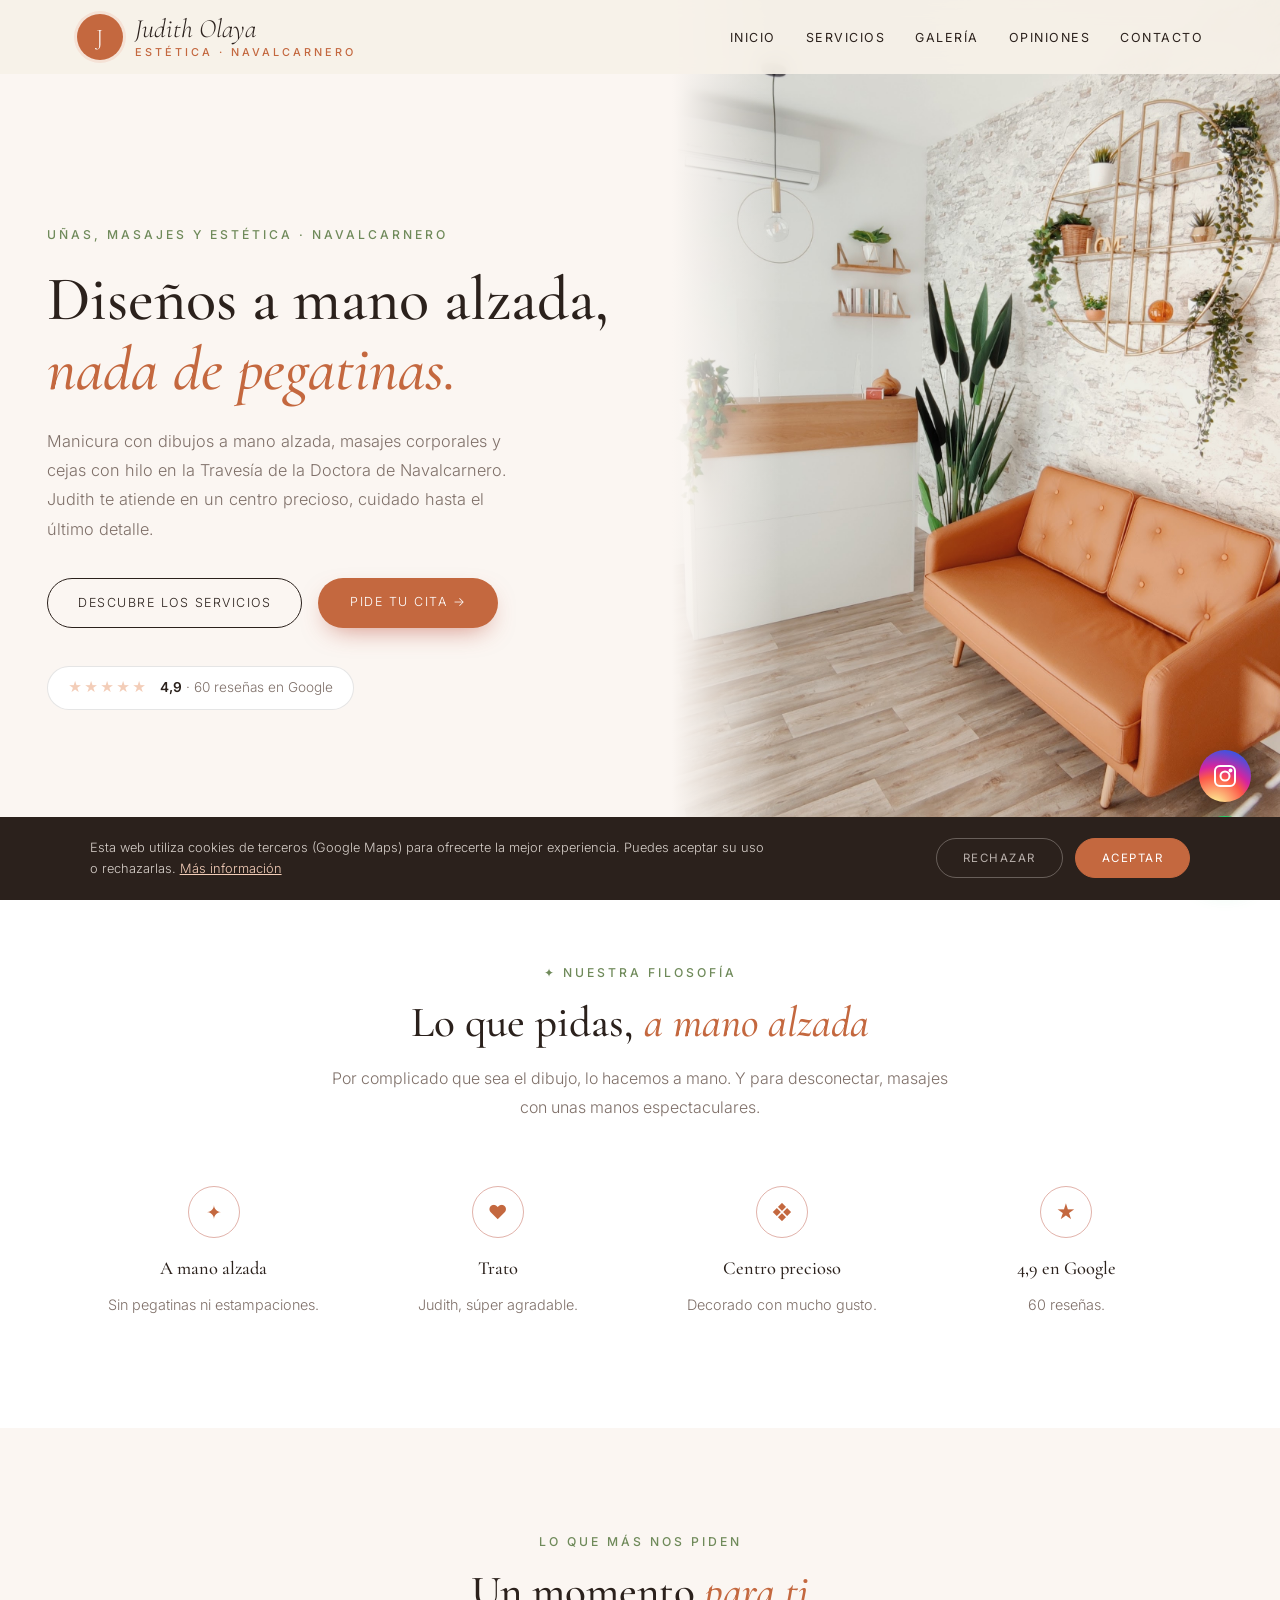
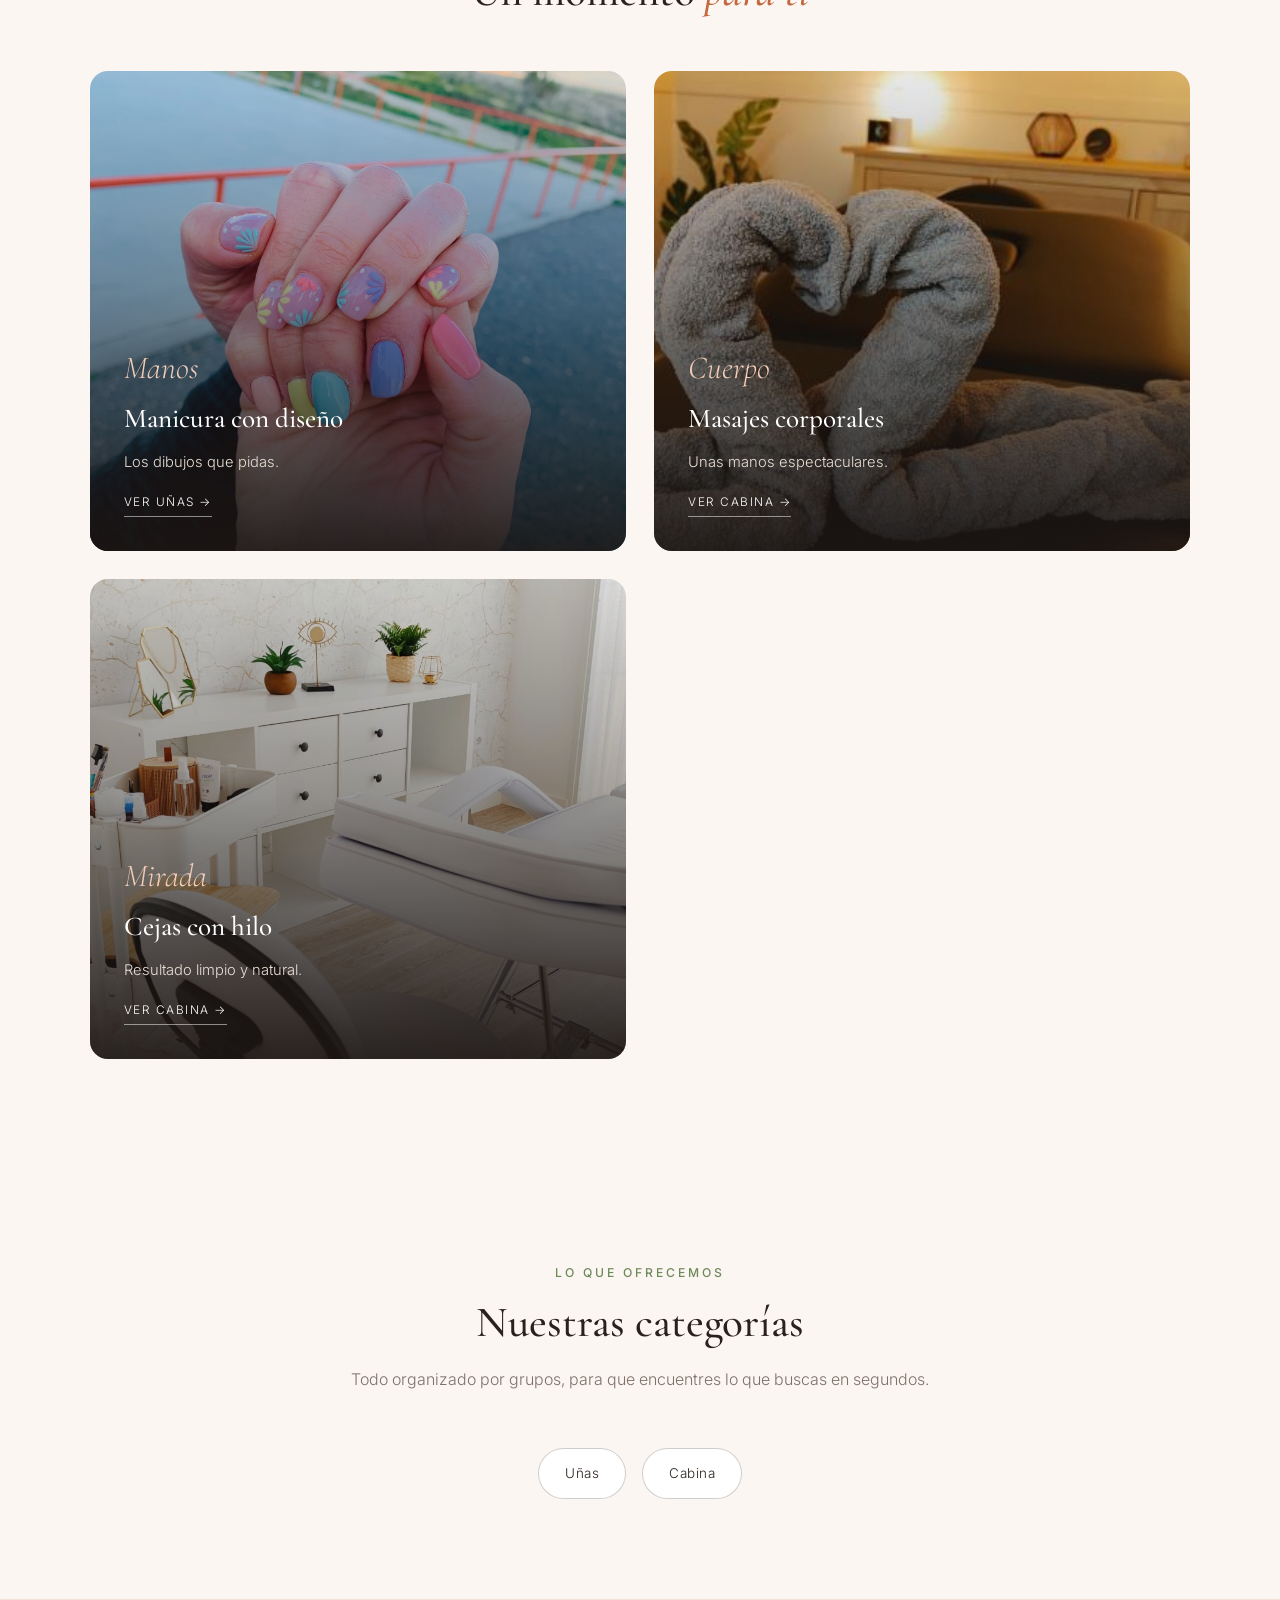
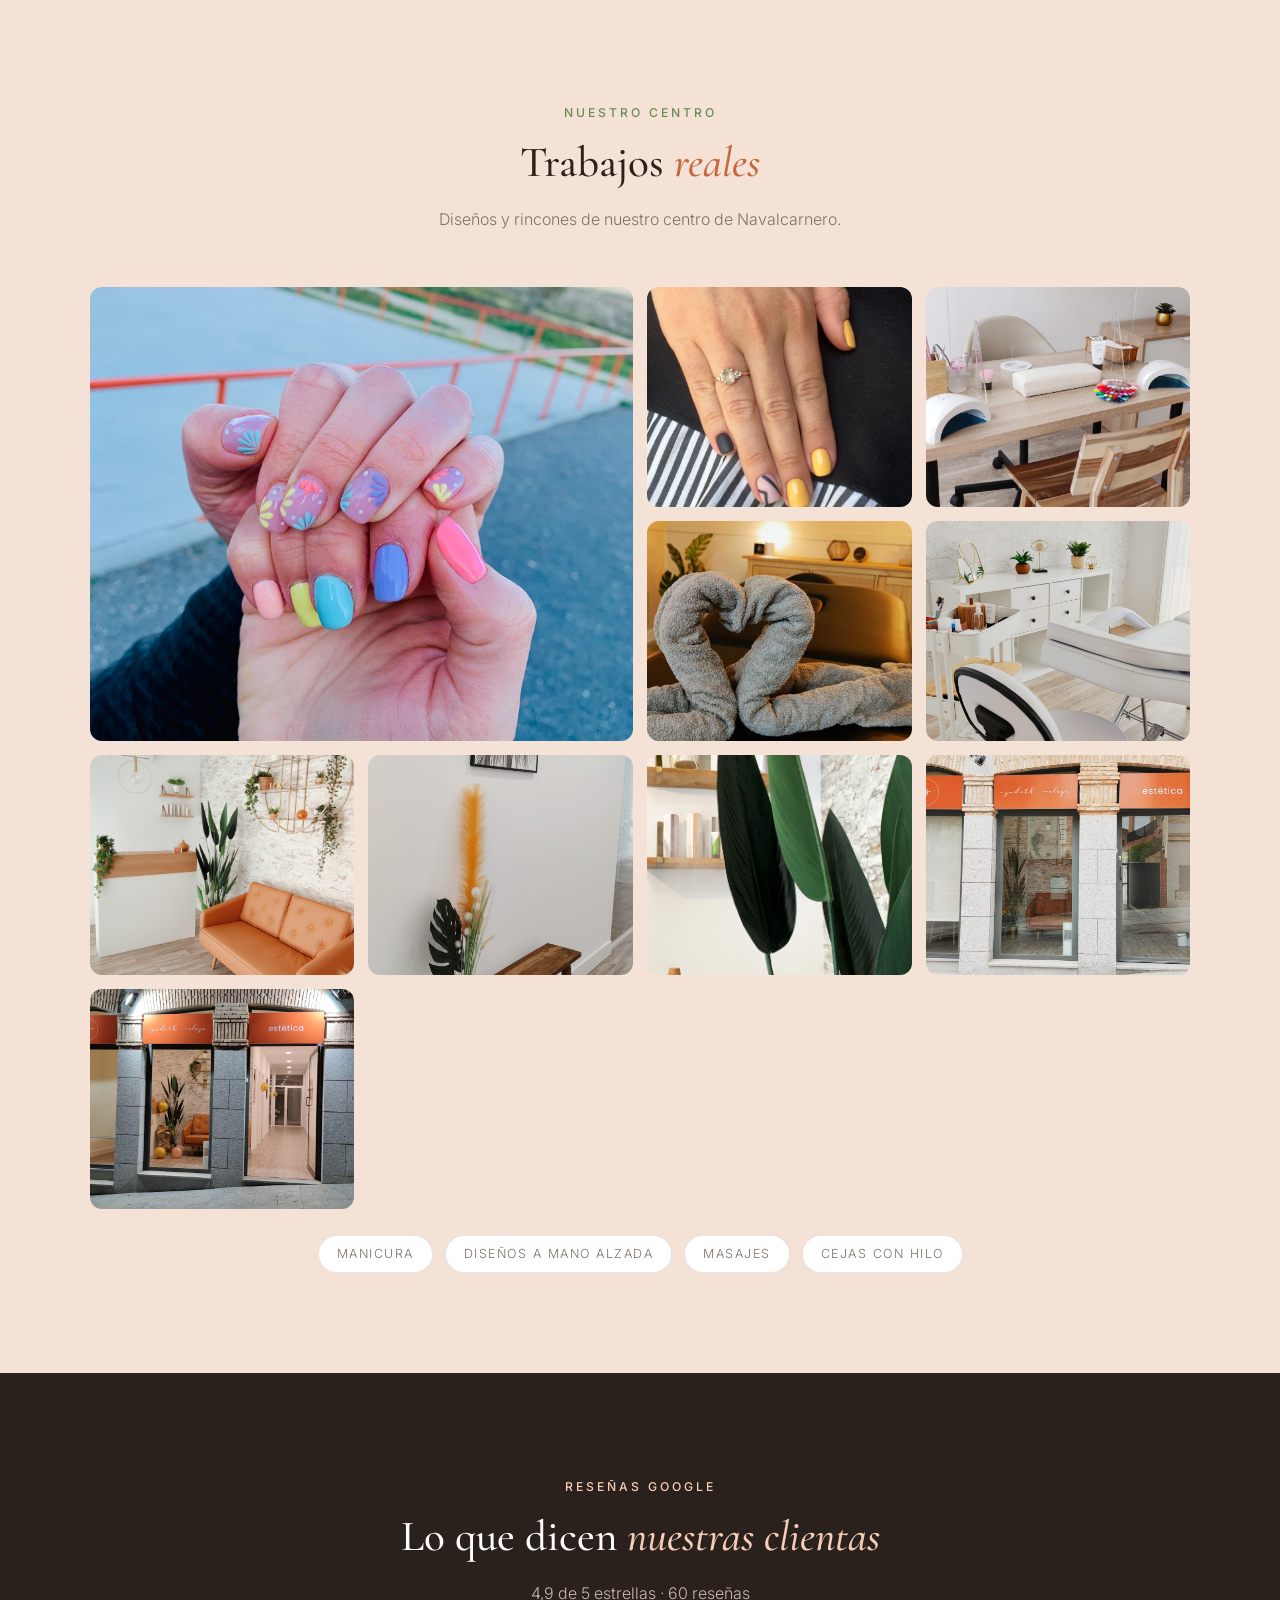
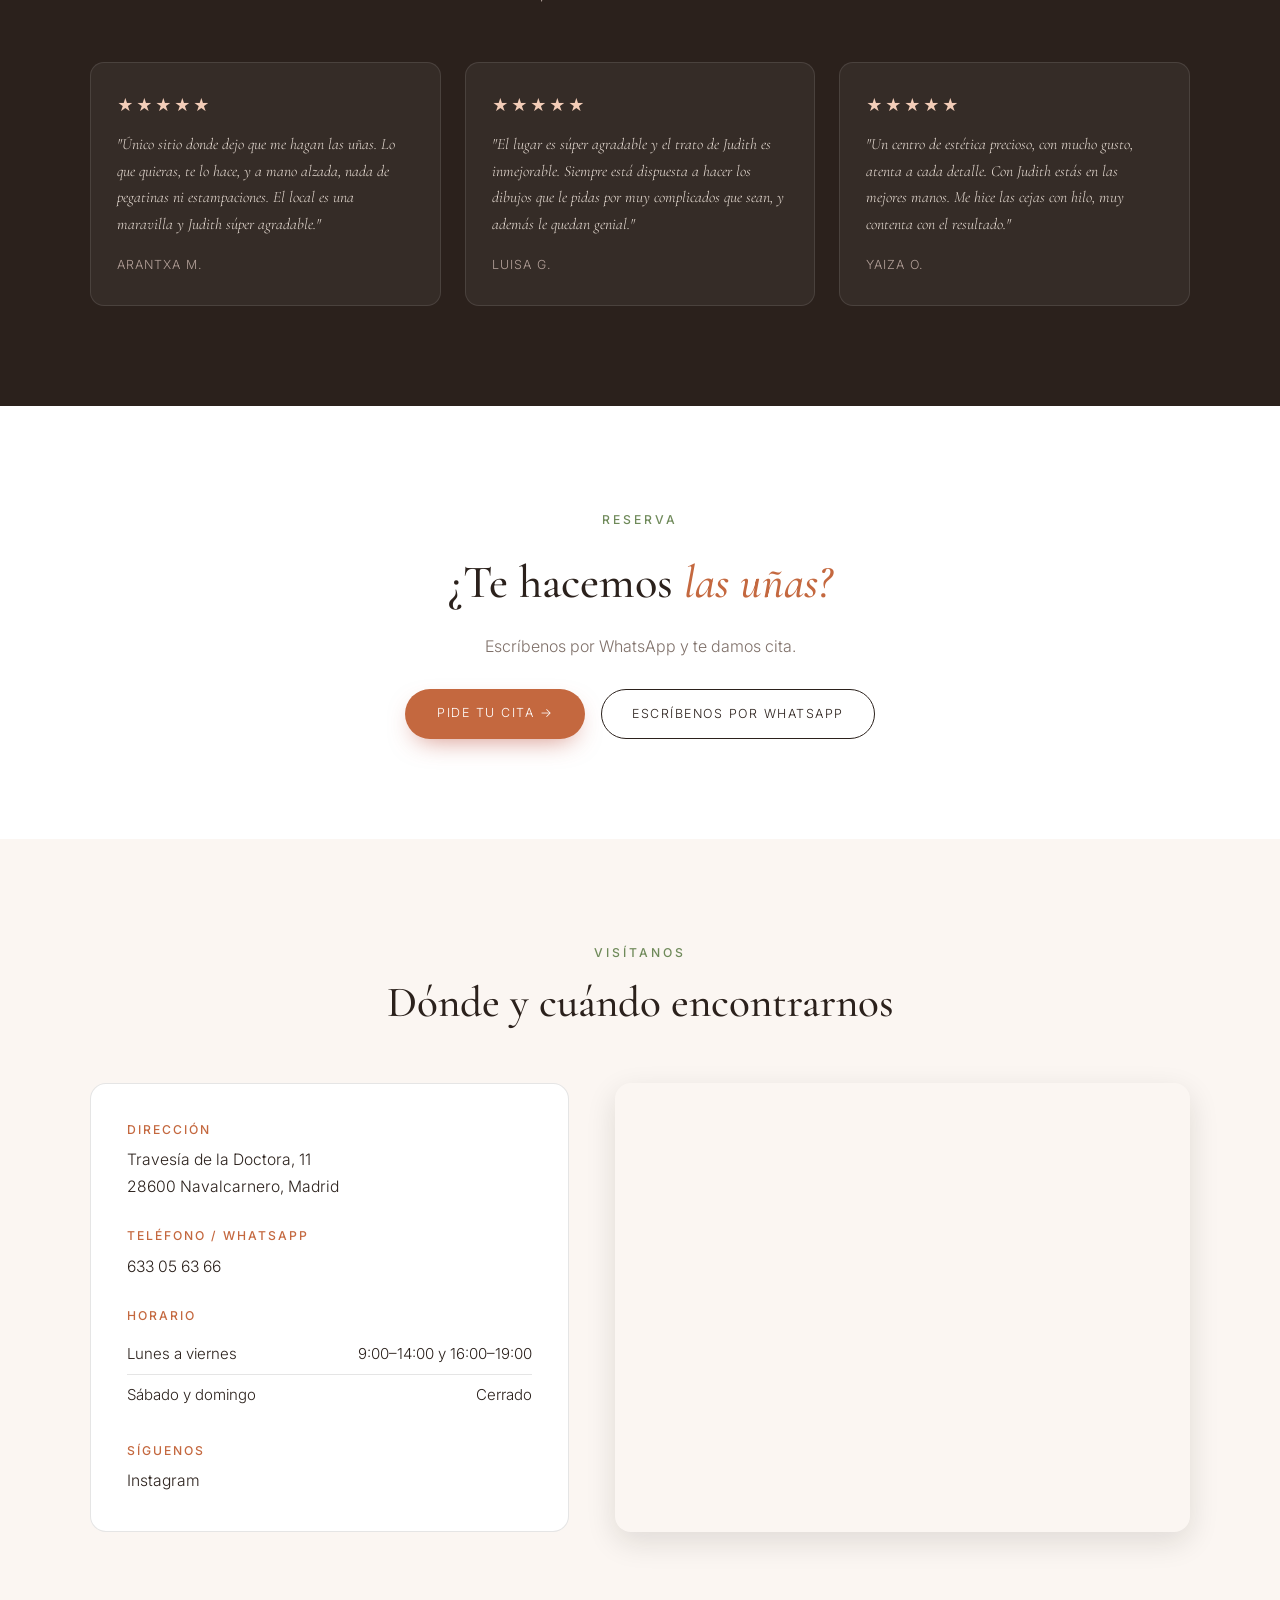
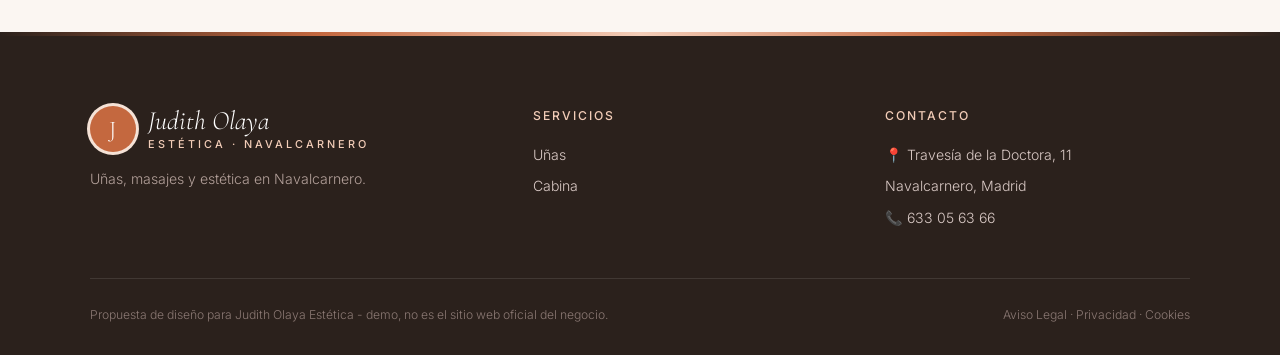
<file: index.html>
<!DOCTYPE html>
<html lang="es">
<head>
<meta charset="UTF-8">
<meta name="viewport" content="width=device-width, initial-scale=1.0">
<title>Judith Olaya Estética — Uñas, masajes y estética en Navalcarnero</title>
<meta name="description" content="Judith Olaya Estética, en Travesía de la Doctora 11, Navalcarnero. Manicura con diseños a mano alzada, masajes corporales y cejas con hilo con Judith. 4,9★ con 60 reseñas en Google.">
<meta name="theme-color" content="#2b211c">
<meta property="og:title" content="Judith Olaya Estética · Navalcarnero">
<meta property="og:image" content="maps_04.jpg">

<link rel="preconnect" href="https://fonts.googleapis.com"><link rel="preconnect" href="https://fonts.gstatic.com" crossorigin><link href="https://fonts.googleapis.com/css2?family=Cormorant+Garamond:ital,wght@0,500;0,600;1,500&family=Inter:wght@300;400;500;600&display=swap" rel="stylesheet">
<link rel="stylesheet" href="styles.css">
</head>
<body>

<header id="header">
  <a href="index.html" class="logo" aria-label="Judith Olaya Estética, inicio"><span class="logo-mark">J</span><span class="logo-text"><span class="script">Judith Olaya</span><small>estética · Navalcarnero</small></span></a>
  <nav id="nav" aria-label="Navegación principal"><ul><li><a href="index.html#inicio">Inicio</a></li><li><a href="servicios.html">Servicios</a></li><li><a href="index.html#galeria">Galería</a></li><li><a href="index.html#opiniones">Opiniones</a></li><li><a href="index.html#contacto">Contacto</a></li></ul></nav><button class="nav-toggle" id="navToggle" aria-label="Abrir menú">☰</button>
</header>

<section class="hero" id="inicio">
  <div class="hero-text">
    <span class="eyebrow">Uñas, masajes y estética · Navalcarnero</span>
    <h1>Diseños a mano alzada, <em>nada de pegatinas.</em></h1>
    <p>Manicura con dibujos a mano alzada, masajes corporales y cejas con hilo en la Travesía de la Doctora de Navalcarnero. Judith te atiende en un centro precioso, cuidado hasta el último detalle.</p>
    <div class="hero-ctas">
      <a href="servicios.html" class="btn-outline">Descubre los servicios</a>
      <a href="https://wa.me/34633056366?text=Hola%2C%20he%20visto%20vuestra%20web%20y%20me%20gustar%C3%ADa%20pedir%20cita%20con%20Judith" class="btn-solid" target="_blank" rel="noopener">Pide tu cita →</a>
    </div>
    <a class="hero-rating" href="https://www.google.com/maps/search/?api=1&query=Judith+Olaya+Est%C3%A9tica,+Traves%C3%ADa+de+la+Doctora+11,+Navalcarnero" target="_blank" rel="noopener"><span class="stars">★★★★★</span><span><strong>4,9</strong> · 60 reseñas en Google</span></a>
  </div>
  <div class="hero-img"><img src="maps_04.jpg" alt="Recepción de Judith Olaya Estética en Navalcarnero" style="object-position:center 50%;"></div>
</section>

<section class="trust">
  <div class="section-head">
    <span class="eyebrow">✦ Nuestra filosofía</span>
    <h2>Lo que pidas, <em>a mano alzada</em></h2>
    <p>Por complicado que sea el dibujo, lo hacemos a mano. Y para desconectar, masajes con unas manos espectaculares.</p>
  </div>
  <div class="trust-grid">
    <div class="trust-card"><span class="trust-ic">✦</span><h3>A mano alzada</h3><p>Sin pegatinas ni estampaciones.</p></div>
    <div class="trust-card"><span class="trust-ic">♥</span><h3>Trato</h3><p>Judith, súper agradable.</p></div>
    <div class="trust-card"><span class="trust-ic">❖</span><h3>Centro precioso</h3><p>Decorado con mucho gusto.</p></div>
    <div class="trust-card"><span class="trust-ic">★</span><h3>4,9 en Google</h3><p>60 reseñas.</p></div>
  </div>
</section>

<section class="worlds">
  <div class="section-head">
    <span class="eyebrow">Lo que más nos piden</span>
    <h2>Un momento <em>para ti</em></h2>
  </div>
  <div class="worlds-grid">
    <a href="servicios.html#unas" class="world-card"><img src="maps_05.jpg" alt="Manicura con diseño"><div class="world-text"><span class="script">Manos</span><h3>Manicura con diseño</h3><p>Los dibujos que pidas.</p><span class="world-link">Ver uñas →</span></div></a>
    <a href="servicios.html#cabina" class="world-card"><img src="maps_02.jpg" alt="Masajes corporales"><div class="world-text"><span class="script">Cuerpo</span><h3>Masajes corporales</h3><p>Unas manos espectaculares.</p><span class="world-link">Ver cabina →</span></div></a>
    <a href="servicios.html#cabina" class="world-card"><img src="maps_03.jpg" alt="Cejas con hilo"><div class="world-text"><span class="script">Mirada</span><h3>Cejas con hilo</h3><p>Resultado limpio y natural.</p><span class="world-link">Ver cabina →</span></div></a>
  </div>
</section>

<section>
  <div class="section-head">
    <span class="eyebrow">Lo que ofrecemos</span>
    <h2>Nuestras categorías</h2>
    <p>Todo organizado por grupos, para que encuentres lo que buscas en segundos.</p>
  </div>
  <div class="cat-pills">
    <a href="servicios.html#unas" class="cat-pill">Uñas</a>
    <a href="servicios.html#cabina" class="cat-pill">Cabina</a>
  </div>
</section>

<section class="gallery-wrap" id="galeria">
  <div class="section-head">
    <span class="eyebrow">Nuestro centro</span>
    <h2>Trabajos <em>reales</em></h2>
    <p>Diseños y rincones de nuestro centro de Navalcarnero.</p>
  </div>
  <div class="gallery">
    <figure class="big"><img src="maps_05.jpg" alt="Manicura con flores pastel" loading="lazy"></figure>
    <figure><img src="maps_08.jpg" alt="Diseño en amarillo y gris" loading="lazy"></figure>
    <figure><img src="maps_07.jpg" alt="Mesa de manicura" loading="lazy"></figure>
    <figure><img src="maps_02.jpg" alt="Cabina de masajes" loading="lazy"></figure>
    <figure><img src="maps_03.jpg" alt="Cabina de estética" loading="lazy"></figure>
    <figure><img src="maps_04.jpg" alt="Recepción" loading="lazy"></figure>
    <figure><img src="maps_09.jpg" alt="Detalles del centro" loading="lazy"></figure>
    <figure><img src="maps_10.jpg" alt="Nuestro rincón" loading="lazy"></figure>
    <figure><img src="maps_06.jpg" alt="Fachada" loading="lazy"></figure>
    <figure><img src="maps_01.jpg" alt="Fachada de noche" loading="lazy"></figure>
  </div>
  <div class="brands"><span>Manicura</span><span>Diseños a mano alzada</span><span>Masajes</span><span>Cejas con hilo</span></div>
</section>

<section class="reviews-wrap" id="opiniones">
  <div class="section-head">
    <span class="eyebrow">Reseñas Google</span>
    <h2>Lo que dicen <em>nuestras clientas</em></h2>
    <p>4,9 de 5 estrellas · 60 reseñas</p>
  </div>
  <div class="review-grid">
    <div class="review-card"><div class="stars">★★★★★</div><p>"Único sitio donde dejo que me hagan las uñas. Lo que quieras, te lo hace, y a mano alzada, nada de pegatinas ni estampaciones. El local es una maravilla y Judith súper agradable."</p><cite>Arantxa M.</cite></div>
    <div class="review-card"><div class="stars">★★★★★</div><p>"El lugar es súper agradable y el trato de Judith es inmejorable. Siempre está dispuesta a hacer los dibujos que le pidas por muy complicados que sean, y además le quedan genial."</p><cite>Luisa G.</cite></div>
    <div class="review-card"><div class="stars">★★★★★</div><p>"Un centro de estética precioso, con mucho gusto, atenta a cada detalle. Con Judith estás en las mejores manos. Me hice las cejas con hilo, muy contenta con el resultado."</p><cite>Yaiza O.</cite></div>
  </div>
</section>

<section class="cta-section">
  <span class="eyebrow">Reserva</span>
  <h2>¿Te hacemos <em>las uñas?</em></h2>
  <p>Escríbenos por WhatsApp y te damos cita.</p>
  <div class="cta-row">
    <a href="https://wa.me/34633056366?text=Hola%2C%20he%20visto%20vuestra%20web%20y%20me%20gustar%C3%ADa%20pedir%20cita%20con%20Judith" class="btn-solid" target="_blank" rel="noopener">Pide tu cita →</a>
    <a href="https://wa.me/34633056366?text=Hola%2C%20he%20visto%20vuestra%20web%20y%20me%20gustar%C3%ADa%20pedir%20cita%20con%20Judith" class="btn-outline" target="_blank" rel="noopener">Escríbenos por WhatsApp</a>
  </div>
</section>

<section class="contact-section" id="contacto">
  <div class="section-head">
    <span class="eyebrow">Visítanos</span>
    <h2>Dónde y cuándo encontrarnos</h2>
  </div>
  <div class="contact-grid">
    <div class="contact-info">
      <div class="contact-block"><h3>Dirección</h3><p>Travesía de la Doctora, 11<br>28600 Navalcarnero, Madrid</p></div>
      <div class="contact-block"><h3>Teléfono / WhatsApp</h3><p><a href="tel:+34633056366">633 05 63 66</a></p></div>
      <div class="contact-block"><h3>Horario</h3><ul class="hours-list"><li><span>Lunes a viernes</span><span>9:00–14:00 y 16:00–19:00</span></li><li><span>Sábado y domingo</span><span>Cerrado</span></li></ul></div>
      <div class="contact-block"><h3>Síguenos</h3><p><a href="https://www.instagram.com/juditholayaestetica/" target="_blank" rel="noopener">Instagram</a></p></div>
    </div>
    <div class="contact-map">
      <iframe title="Mapa de Judith Olaya Estética" src="https://www.google.com/maps?q=Judith+Olaya+Est%C3%A9tica,+Traves%C3%ADa+de+la+Doctora+11,+Navalcarnero&output=embed" width="100%" height="100%" style="border:0;" allowfullscreen="" loading="lazy" referrerpolicy="no-referrer-when-downgrade"></iframe>
    </div>
  </div>
</section>

<footer>
  <div class="footer-grid">
    <div class="footer-brand">
      <a href="index.html" class="logo light"><span class="logo-mark">J</span><span class="logo-text"><span class="script">Judith Olaya</span><small>estética · Navalcarnero</small></span></a>
      <p>Uñas, masajes y estética en Navalcarnero.</p>
    </div>
    <div><h4>Servicios</h4><ul><li><a href="servicios.html#unas">Uñas</a></li><li><a href="servicios.html#cabina">Cabina</a></li></ul></div>
    <div><h4>Contacto</h4><ul><li>📍 Travesía de la Doctora, 11</li><li>Navalcarnero, Madrid</li><li>📞 <a href="tel:+34633056366">633 05 63 66</a></li></ul></div>
  </div>
  <div class="footer-bottom">
    <span>Propuesta de diseño para Judith Olaya Estética - demo, no es el sitio web oficial del negocio.</span>
    <span><a href="aviso-legal.html">Aviso Legal</a> &middot; <a href="politica-privacidad.html">Privacidad</a> &middot; <a href="politica-cookies.html">Cookies</a></span>
  </div>
</footer>

<div id="cookie-banner" class="cookie-banner"><p>Esta web utiliza cookies de terceros (Google Maps) para ofrecerte la mejor experiencia. Puedes aceptar su uso o rechazarlas. <a href="politica-cookies.html">Más información</a></p><div class="cookie-actions"><button onclick="setCookieChoice('rejected')" class="ck-reject">Rechazar</button><button onclick="setCookieChoice('accepted')" class="ck-accept">Aceptar</button></div></div>
<div class="social-fabs"><a class="ig-fab" href="https://www.instagram.com/juditholayaestetica/" target="_blank" rel="noopener" aria-label="Visitar Instagram"><svg width="24" height="24" viewBox="0 0 24 24" fill="none" stroke="white" stroke-width="2"><rect x="2" y="2" width="20" height="20" rx="5"/><circle cx="12" cy="12" r="4.5"/><circle cx="17.5" cy="6.5" r="1" fill="white"/></svg></a><a class="wa-fab" href="https://wa.me/34633056366?text=Hola%2C%20he%20visto%20vuestra%20web%20y%20me%20gustar%C3%ADa%20pedir%20cita%20con%20Judith" target="_blank" rel="noopener" aria-label="Escribir por WhatsApp"><svg width="28" height="28" viewBox="0 0 24 24" fill="white"><path d="M17.5 14.4c-.3-.1-1.8-.9-2-1s-.5-.1-.7.1-.8 1-.9 1.2-.3.2-.6.1a8.2 8.2 0 0 1-2.4-1.5 9 9 0 0 1-1.7-2.1c-.2-.3 0-.5.1-.6l.4-.5.3-.5v-.5l-.9-2.2c-.2-.6-.5-.5-.7-.5h-.6a1.1 1.1 0 0 0-.8.4 3.4 3.4 0 0 0-1 2.5 5.9 5.9 0 0 0 1.2 3.1 13.5 13.5 0 0 0 5.2 4.6c2.6 1 2.6.7 3.1.6a2.6 2.6 0 0 0 1.7-1.2 2.1 2.1 0 0 0 .2-1.2c-.1-.1-.3-.2-.6-.3ZM12 21.8a9.8 9.8 0 0 1-5-1.4l-.4-.2-3.7 1 1-3.6-.2-.4A9.8 9.8 0 1 1 12 21.8Zm8.4-18.3A11.8 11.8 0 0 0 1.8 17.7L.2 23.8l6.3-1.6a11.8 11.8 0 0 0 5.6 1.4A11.8 11.8 0 0 0 20.4 3.5Z"/></svg></a></div>
<script src="main.js"></script>
</body>
</html>
</file>
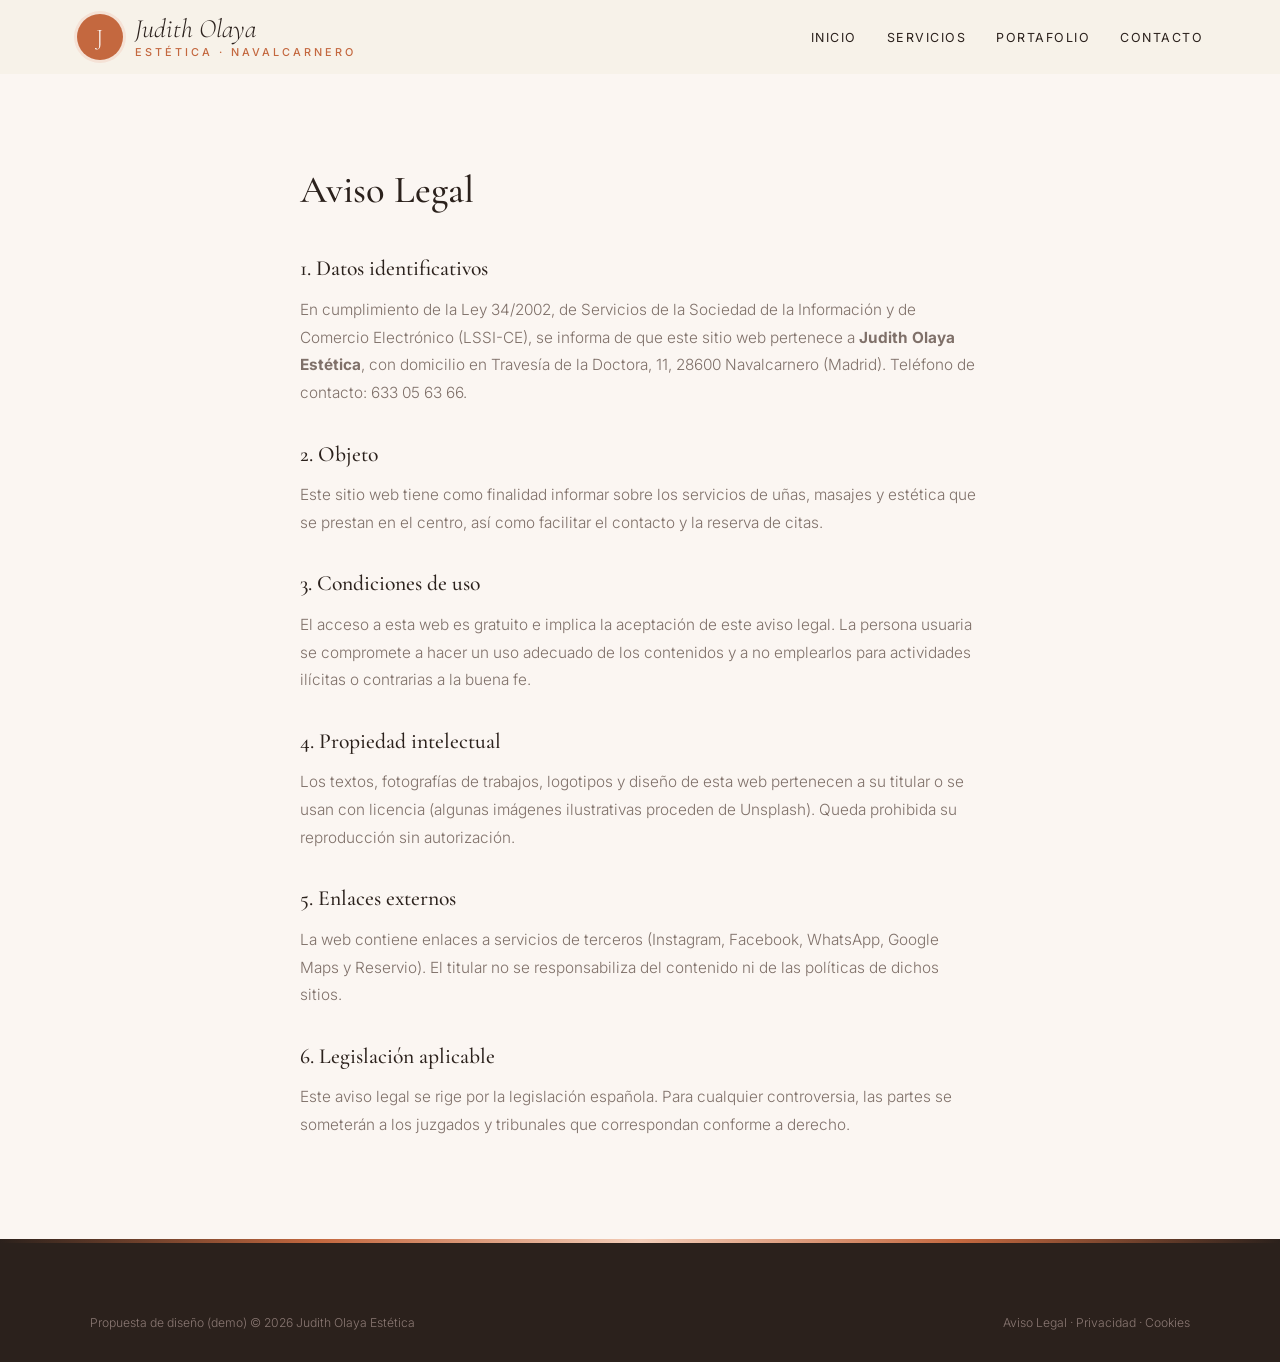
<file: aviso-legal.html>
<!DOCTYPE html>
<html lang="es">
<head>
<meta charset="UTF-8">
<meta name="viewport" content="width=device-width, initial-scale=1.0">
<title>Aviso Legal — Judith Olaya Estética</title>
<meta name="robots" content="noindex">

<link rel="preconnect" href="https://fonts.googleapis.com">
<link href="https://fonts.googleapis.com/css2?family=Cormorant+Garamond:ital,wght@0,500;0,600;1,500&family=Inter:wght@300;400;500;600&display=swap" rel="stylesheet">
<link rel="stylesheet" href="styles.css">
</head>
<body>
<header id="header" class="scrolled">
  <a href="index.html" class="logo" aria-label="Judith Olaya Estética, inicio">
    <span class="logo-mark">J</span>
    <span class="logo-text"><span class="script">Judith Olaya</span><small>estética · Navalcarnero</small></span>
  </a>
  <nav id="nav" aria-label="Navegación principal">
    <ul>
      <li><a href="index.html#inicio">Inicio</a></li>
      <li><a href="servicios.html">Servicios</a></li>
      <li><a href="portafolio.html">Portafolio</a></li>
      <li><a href="index.html#contacto">Contacto</a></li>
    </ul>
  </nav>
  <button class="nav-toggle" id="navToggle" aria-label="Abrir menú">☰</button>
</header>
<main class="legal"><h1>Aviso Legal</h1>
<h2>1. Datos identificativos</h2>
<p>En cumplimiento de la Ley 34/2002, de Servicios de la Sociedad de la Información y de Comercio Electrónico (LSSI-CE), se informa de que este sitio web pertenece a <strong>Judith Olaya Estética</strong>, con domicilio en Travesía de la Doctora, 11, 28600 Navalcarnero (Madrid). Teléfono de contacto: 633 05 63 66.</p>
<h2>2. Objeto</h2>
<p>Este sitio web tiene como finalidad informar sobre los servicios de uñas, masajes y estética que se prestan en el centro, así como facilitar el contacto y la reserva de citas.</p>
<h2>3. Condiciones de uso</h2>
<p>El acceso a esta web es gratuito e implica la aceptación de este aviso legal. La persona usuaria se compromete a hacer un uso adecuado de los contenidos y a no emplearlos para actividades ilícitas o contrarias a la buena fe.</p>
<h2>4. Propiedad intelectual</h2>
<p>Los textos, fotografías de trabajos, logotipos y diseño de esta web pertenecen a su titular o se usan con licencia (algunas imágenes ilustrativas proceden de Unsplash). Queda prohibida su reproducción sin autorización.</p>
<h2>5. Enlaces externos</h2>
<p>La web contiene enlaces a servicios de terceros (Instagram, Facebook, WhatsApp, Google Maps y Reservio). El titular no se responsabiliza del contenido ni de las políticas de dichos sitios.</p>
<h2>6. Legislación aplicable</h2>
<p>Este aviso legal se rige por la legislación española. Para cualquier controversia, las partes se someterán a los juzgados y tribunales que correspondan conforme a derecho.</p></main>
<footer>
  <div class="footer-bottom" style="margin-top:0">
    <span>Propuesta de diseño (demo) © 2026 Judith Olaya Estética</span>
    <span><a href="aviso-legal.html">Aviso Legal</a> &middot; <a href="politica-privacidad.html">Privacidad</a> &middot; <a href="politica-cookies.html">Cookies</a></span>
  </div>
</footer>
<script src="main.js"></script>
</body>
</html>
</file>
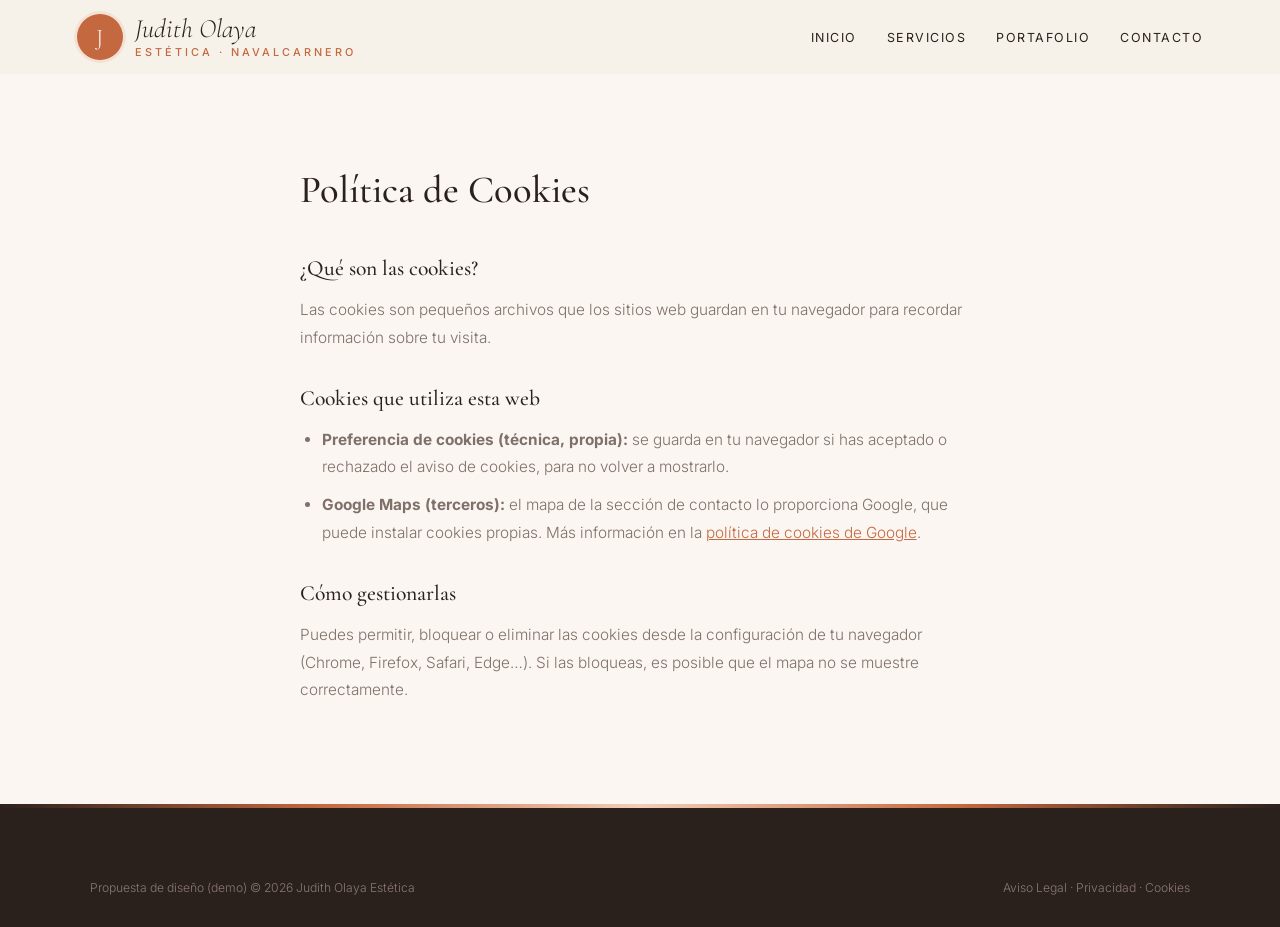
<file: politica-cookies.html>
<!DOCTYPE html>
<html lang="es">
<head>
<meta charset="UTF-8">
<meta name="viewport" content="width=device-width, initial-scale=1.0">
<title>Política de Cookies — Judith Olaya Estética</title>
<meta name="robots" content="noindex">

<link rel="preconnect" href="https://fonts.googleapis.com">
<link href="https://fonts.googleapis.com/css2?family=Cormorant+Garamond:ital,wght@0,500;0,600;1,500&family=Inter:wght@300;400;500;600&display=swap" rel="stylesheet">
<link rel="stylesheet" href="styles.css">
</head>
<body>
<header id="header" class="scrolled">
  <a href="index.html" class="logo" aria-label="Judith Olaya Estética, inicio">
    <span class="logo-mark">J</span>
    <span class="logo-text"><span class="script">Judith Olaya</span><small>estética · Navalcarnero</small></span>
  </a>
  <nav id="nav" aria-label="Navegación principal">
    <ul>
      <li><a href="index.html#inicio">Inicio</a></li>
      <li><a href="servicios.html">Servicios</a></li>
      <li><a href="portafolio.html">Portafolio</a></li>
      <li><a href="index.html#contacto">Contacto</a></li>
    </ul>
  </nav>
  <button class="nav-toggle" id="navToggle" aria-label="Abrir menú">☰</button>
</header>
<main class="legal"><h1>Política de Cookies</h1>
<h2>¿Qué son las cookies?</h2>
<p>Las cookies son pequeños archivos que los sitios web guardan en tu navegador para recordar información sobre tu visita.</p>
<h2>Cookies que utiliza esta web</h2>
<ul>
<li><strong>Preferencia de cookies (técnica, propia):</strong> se guarda en tu navegador si has aceptado o rechazado el aviso de cookies, para no volver a mostrarlo.</li>
<li><strong>Google Maps (terceros):</strong> el mapa de la sección de contacto lo proporciona Google, que puede instalar cookies propias. Más información en la <a href="https://policies.google.com/technologies/cookies" target="_blank" rel="noopener">política de cookies de Google</a>.</li>
</ul>
<h2>Cómo gestionarlas</h2>
<p>Puedes permitir, bloquear o eliminar las cookies desde la configuración de tu navegador (Chrome, Firefox, Safari, Edge…). Si las bloqueas, es posible que el mapa no se muestre correctamente.</p></main>
<footer>
  <div class="footer-bottom" style="margin-top:0">
    <span>Propuesta de diseño (demo) © 2026 Judith Olaya Estética</span>
    <span><a href="aviso-legal.html">Aviso Legal</a> &middot; <a href="politica-privacidad.html">Privacidad</a> &middot; <a href="politica-cookies.html">Cookies</a></span>
  </div>
</footer>
<script src="main.js"></script>
</body>
</html>
</file>
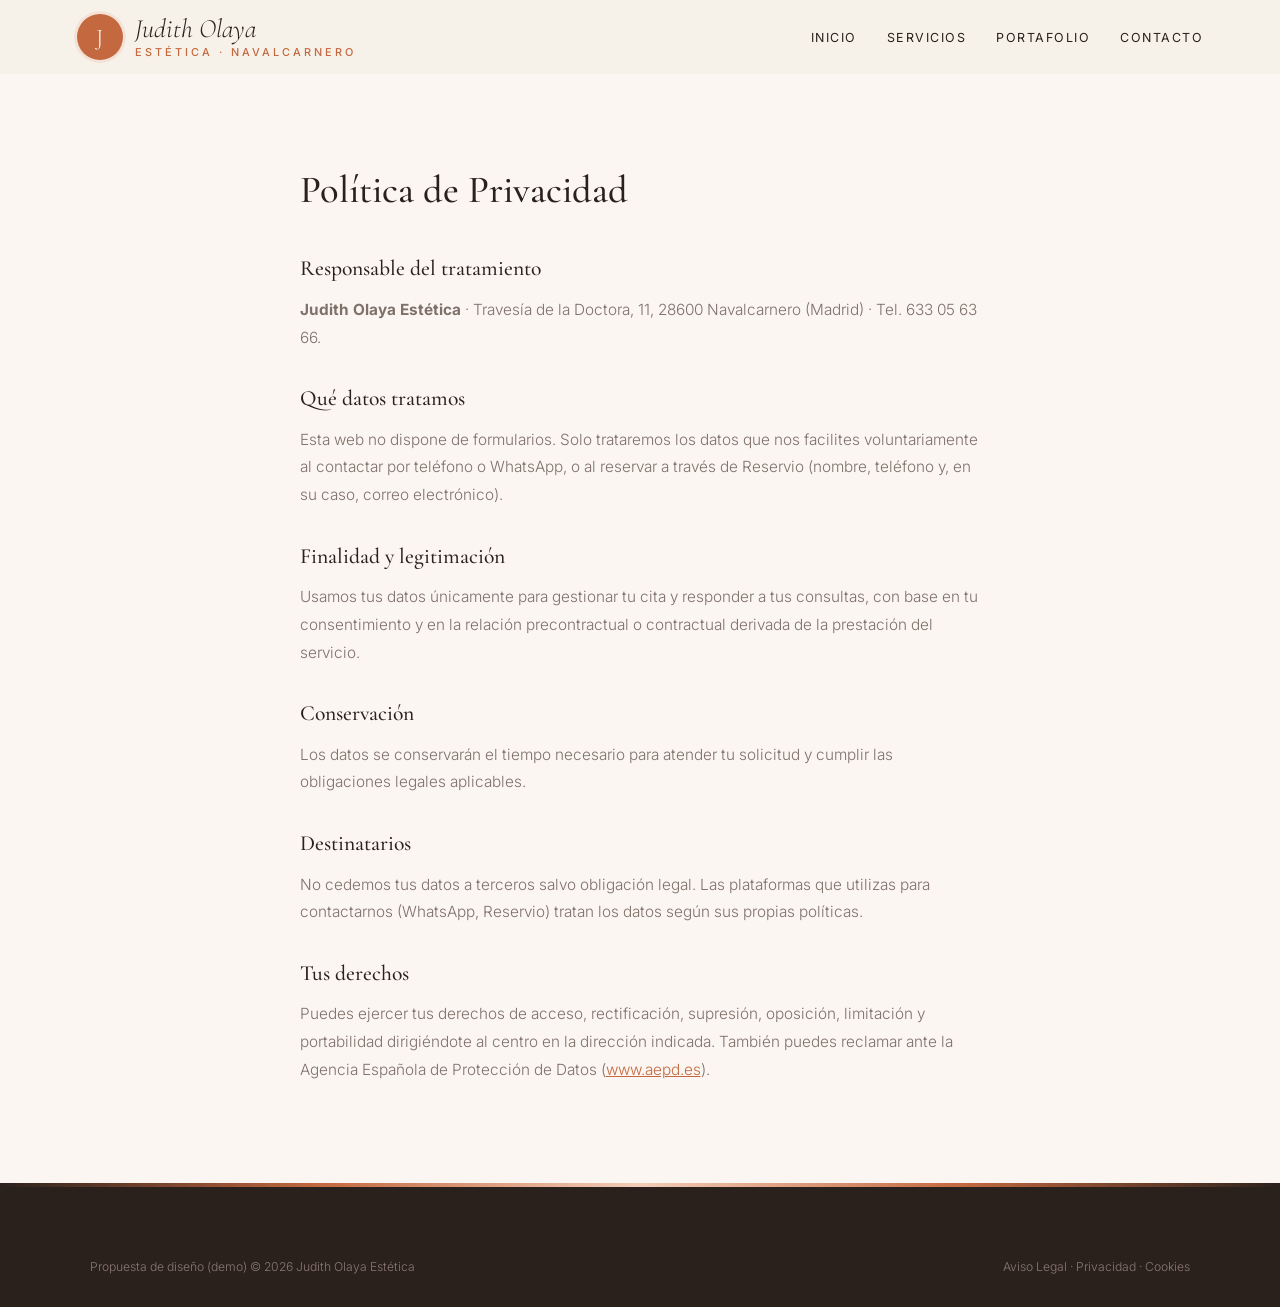
<file: politica-privacidad.html>
<!DOCTYPE html>
<html lang="es">
<head>
<meta charset="UTF-8">
<meta name="viewport" content="width=device-width, initial-scale=1.0">
<title>Política de Privacidad — Judith Olaya Estética</title>
<meta name="robots" content="noindex">

<link rel="preconnect" href="https://fonts.googleapis.com">
<link href="https://fonts.googleapis.com/css2?family=Cormorant+Garamond:ital,wght@0,500;0,600;1,500&family=Inter:wght@300;400;500;600&display=swap" rel="stylesheet">
<link rel="stylesheet" href="styles.css">
</head>
<body>
<header id="header" class="scrolled">
  <a href="index.html" class="logo" aria-label="Judith Olaya Estética, inicio">
    <span class="logo-mark">J</span>
    <span class="logo-text"><span class="script">Judith Olaya</span><small>estética · Navalcarnero</small></span>
  </a>
  <nav id="nav" aria-label="Navegación principal">
    <ul>
      <li><a href="index.html#inicio">Inicio</a></li>
      <li><a href="servicios.html">Servicios</a></li>
      <li><a href="portafolio.html">Portafolio</a></li>
      <li><a href="index.html#contacto">Contacto</a></li>
    </ul>
  </nav>
  <button class="nav-toggle" id="navToggle" aria-label="Abrir menú">☰</button>
</header>
<main class="legal"><h1>Política de Privacidad</h1>
<h2>Responsable del tratamiento</h2>
<p><strong>Judith Olaya Estética</strong> · Travesía de la Doctora, 11, 28600 Navalcarnero (Madrid) · Tel. 633 05 63 66.</p>
<h2>Qué datos tratamos</h2>
<p>Esta web no dispone de formularios. Solo trataremos los datos que nos facilites voluntariamente al contactar por teléfono o WhatsApp, o al reservar a través de Reservio (nombre, teléfono y, en su caso, correo electrónico).</p>
<h2>Finalidad y legitimación</h2>
<p>Usamos tus datos únicamente para gestionar tu cita y responder a tus consultas, con base en tu consentimiento y en la relación precontractual o contractual derivada de la prestación del servicio.</p>
<h2>Conservación</h2>
<p>Los datos se conservarán el tiempo necesario para atender tu solicitud y cumplir las obligaciones legales aplicables.</p>
<h2>Destinatarios</h2>
<p>No cedemos tus datos a terceros salvo obligación legal. Las plataformas que utilizas para contactarnos (WhatsApp, Reservio) tratan los datos según sus propias políticas.</p>
<h2>Tus derechos</h2>
<p>Puedes ejercer tus derechos de acceso, rectificación, supresión, oposición, limitación y portabilidad dirigiéndote al centro en la dirección indicada. También puedes reclamar ante la Agencia Española de Protección de Datos (<a href="https://www.aepd.es" target="_blank" rel="noopener">www.aepd.es</a>).</p></main>
<footer>
  <div class="footer-bottom" style="margin-top:0">
    <span>Propuesta de diseño (demo) © 2026 Judith Olaya Estética</span>
    <span><a href="aviso-legal.html">Aviso Legal</a> &middot; <a href="politica-privacidad.html">Privacidad</a> &middot; <a href="politica-cookies.html">Cookies</a></span>
  </div>
</footer>
<script src="main.js"></script>
</body>
</html>
</file>
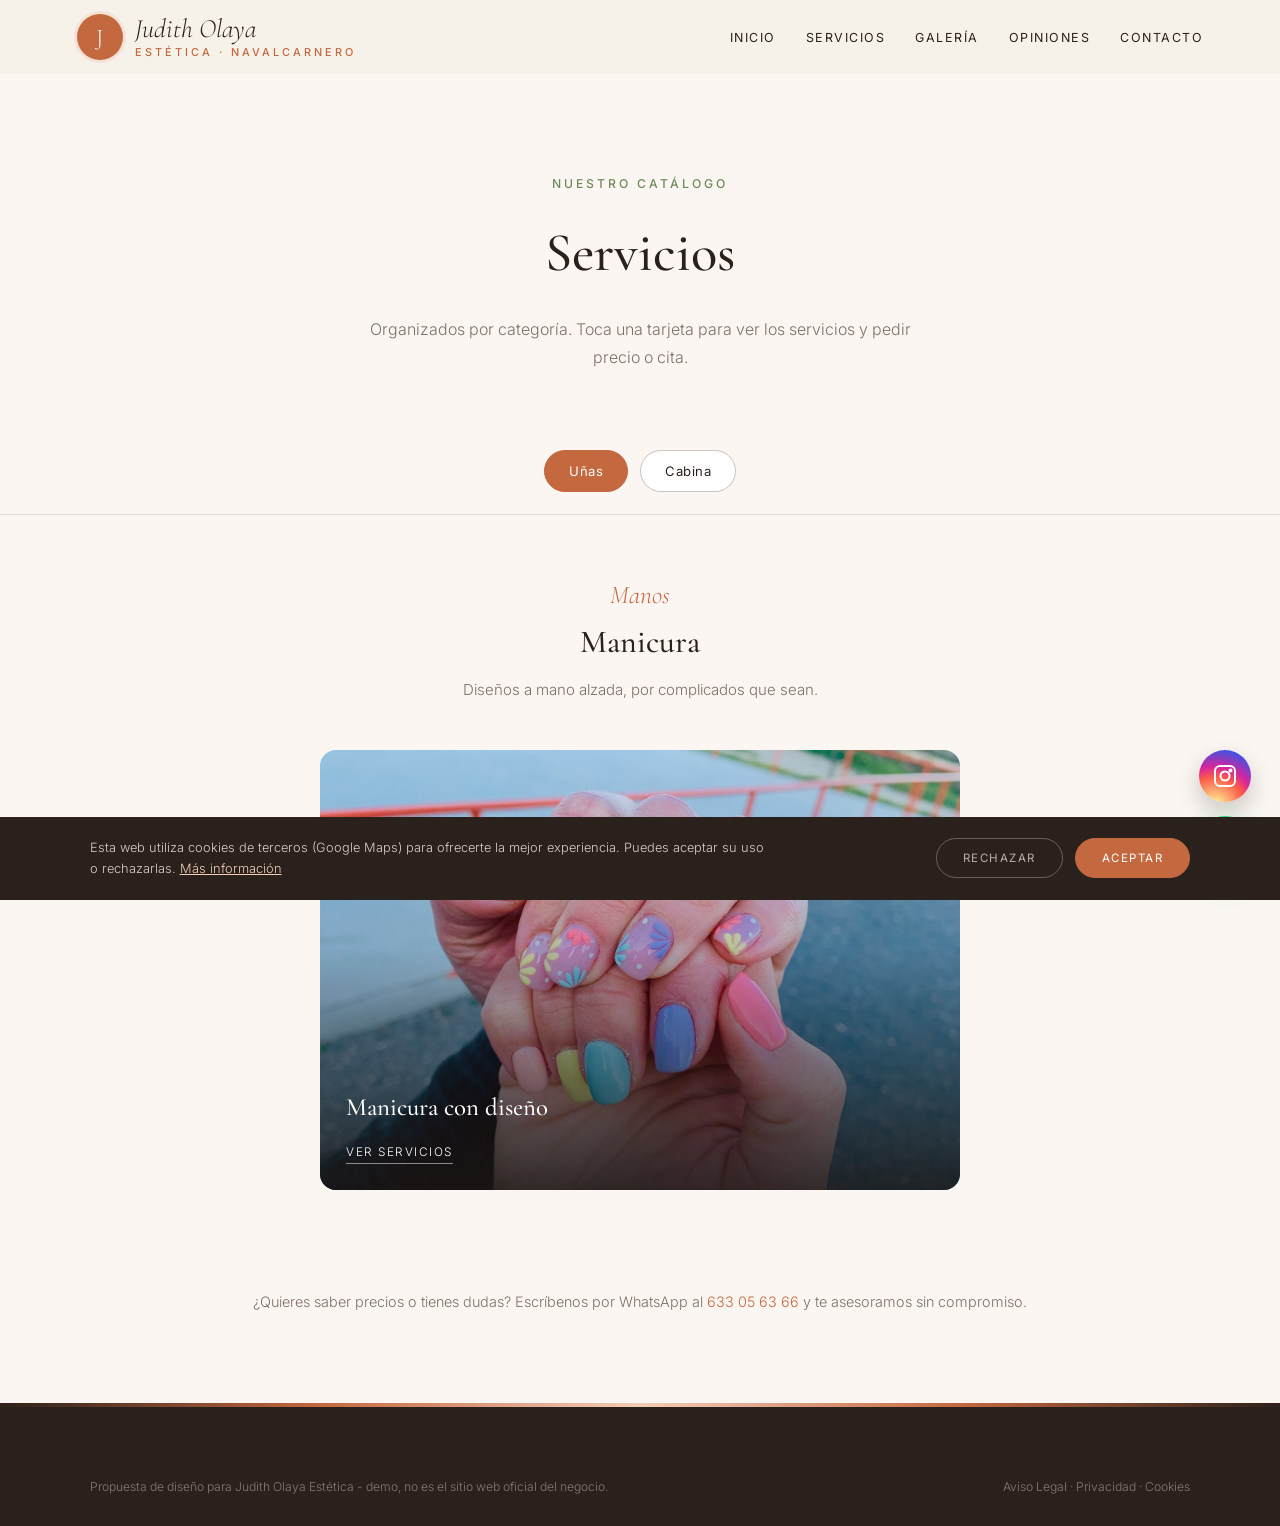
<file: servicios.html>
<!DOCTYPE html>
<html lang="es">
<head>
<meta charset="UTF-8">
<meta name="viewport" content="width=device-width, initial-scale=1.0">
<title>Servicios — Judith Olaya Estética · Navalcarnero</title>
<meta name="description" content="Servicios de Judith Olaya Estética en Navalcarnero.">

<link rel="preconnect" href="https://fonts.googleapis.com"><link rel="preconnect" href="https://fonts.gstatic.com" crossorigin><link href="https://fonts.googleapis.com/css2?family=Cormorant+Garamond:ital,wght@0,500;0,600;1,500&family=Inter:wght@300;400;500;600&display=swap" rel="stylesheet">
<link rel="stylesheet" href="styles.css">
</head>
<body>

<header id="header" class="scrolled">
  <a href="index.html" class="logo" aria-label="Judith Olaya Estética, inicio"><span class="logo-mark">J</span><span class="logo-text"><span class="script">Judith Olaya</span><small>estética · Navalcarnero</small></span></a>
  <nav id="nav" aria-label="Navegación principal"><ul><li><a href="index.html#inicio">Inicio</a></li><li><a href="servicios.html">Servicios</a></li><li><a href="index.html#galeria">Galería</a></li><li><a href="index.html#opiniones">Opiniones</a></li><li><a href="index.html#contacto">Contacto</a></li></ul></nav><button class="nav-toggle" id="navToggle" aria-label="Abrir menú">☰</button>
</header>

<div class="page-hero">
  <span class="eyebrow">Nuestro catálogo</span>
  <h1>Servicios</h1>
  <p>Organizados por categoría. Toca una tarjeta para ver los servicios y pedir precio o cita.</p>
</div>

<div class="tabs">
  <button class="tab-btn active" data-tab="unas">Uñas</button>
  <button class="tab-btn" data-tab="cabina">Cabina</button>
  
</div>

<div class="tab-panel active" id="unas">
  <div class="tab-intro"><span class="script">Manos</span><h2>Manicura</h2><p>Diseños a mano alzada, por complicados que sean.</p></div>
  <div class="cat-grid single">
    <div class="cat-card" onclick="openModal('manicura')"><img src="maps_05.jpg" alt="Manicura con diseño" loading="lazy"><div class="cat-card-text"><h3>Manicura con diseño</h3><span>Ver servicios</span></div></div>
  </div>
</div>

<div class="tab-panel" id="cabina">
  <div class="tab-intro"><span class="script">Relax</span><h2>Masajes y cejas</h2><p>Para desconectar y verte bien.</p></div>
  <div class="cat-grid">
    <div class="cat-card" onclick="openModal('masaje')"><img src="maps_02.jpg" alt="Masaje corporal" loading="lazy"><div class="cat-card-text"><h3>Masaje corporal</h3><span>Ver servicios</span></div></div>
    <div class="cat-card" onclick="openModal('hilo')"><img src="maps_03.jpg" alt="Cejas con hilo" loading="lazy"><div class="cat-card-text"><h3>Cejas con hilo</h3><span>Ver servicios</span></div></div>
  </div>
</div>


<p class="services-note">¿Quieres saber precios o tienes dudas? Escríbenos por WhatsApp al <a href="https://wa.me/34633056366" target="_blank" rel="noopener" style="color:var(--red)">633 05 63 66</a> y te asesoramos sin compromiso.</p>

<div class="modal-overlay" id="modal-manicura"><div class="modal">
  <button class="modal-close" onclick="closeModal('manicura')" aria-label="Cerrar">×</button>
  <h3>Manicura con diseño</h3><p class="modal-sub">A mano alzada</p>
  <div class="svc-row"><div><div class="svc-name">Manicura</div><span class="svc-desc"></span></div><div class="svc-price">Consultar</div></div>
  <div class="svc-row"><div><div class="svc-name">Dibujos a mano alzada</div><span class="svc-desc"></span></div><div class="svc-price">Consultar</div></div>
  <a class="modal-cta alt" href="https://wa.me/34633056366?text=Hola%2C%20quiero%20informaci%C3%B3n%20sobre%20manicura%20con%20dise%C3%B1o" target="_blank" rel="noopener">Pedir cita por WhatsApp</a>
</div></div>

<div class="modal-overlay" id="modal-masaje"><div class="modal">
  <button class="modal-close" onclick="closeModal('masaje')" aria-label="Cerrar">×</button>
  <h3>Masaje corporal</h3><p class="modal-sub">Relax</p>
  <div class="svc-row"><div><div class="svc-name">Masaje corporal</div><span class="svc-desc"></span></div><div class="svc-price">Consultar</div></div>
  <a class="modal-cta alt" href="https://wa.me/34633056366?text=Hola%2C%20quiero%20informaci%C3%B3n%20sobre%20masaje%20corporal" target="_blank" rel="noopener">Pedir cita por WhatsApp</a>
</div></div>

<div class="modal-overlay" id="modal-hilo"><div class="modal">
  <button class="modal-close" onclick="closeModal('hilo')" aria-label="Cerrar">×</button>
  <h3>Cejas con hilo</h3><p class="modal-sub">Mirada</p>
  <div class="svc-row"><div><div class="svc-name">Depilación de cejas con hilo</div><span class="svc-desc"></span></div><div class="svc-price">Consultar</div></div>
  <a class="modal-cta alt" href="https://wa.me/34633056366?text=Hola%2C%20quiero%20informaci%C3%B3n%20sobre%20cejas%20con%20hilo" target="_blank" rel="noopener">Pedir cita por WhatsApp</a>
</div></div>


<footer>
  <div class="footer-bottom" style="margin-top:0">
    <span>Propuesta de diseño para Judith Olaya Estética - demo, no es el sitio web oficial del negocio.</span>
    <span><a href="aviso-legal.html">Aviso Legal</a> &middot; <a href="politica-privacidad.html">Privacidad</a> &middot; <a href="politica-cookies.html">Cookies</a></span>
  </div>
</footer>

<div id="cookie-banner" class="cookie-banner"><p>Esta web utiliza cookies de terceros (Google Maps) para ofrecerte la mejor experiencia. Puedes aceptar su uso o rechazarlas. <a href="politica-cookies.html">Más información</a></p><div class="cookie-actions"><button onclick="setCookieChoice('rejected')" class="ck-reject">Rechazar</button><button onclick="setCookieChoice('accepted')" class="ck-accept">Aceptar</button></div></div>
<div class="social-fabs"><a class="ig-fab" href="https://www.instagram.com/juditholayaestetica/" target="_blank" rel="noopener" aria-label="Visitar Instagram"><svg width="24" height="24" viewBox="0 0 24 24" fill="none" stroke="white" stroke-width="2"><rect x="2" y="2" width="20" height="20" rx="5"/><circle cx="12" cy="12" r="4.5"/><circle cx="17.5" cy="6.5" r="1" fill="white"/></svg></a><a class="wa-fab" href="https://wa.me/34633056366?text=Hola%2C%20he%20visto%20vuestra%20web%20y%20me%20gustar%C3%ADa%20pedir%20cita%20con%20Judith" target="_blank" rel="noopener" aria-label="Escribir por WhatsApp"><svg width="28" height="28" viewBox="0 0 24 24" fill="white"><path d="M17.5 14.4c-.3-.1-1.8-.9-2-1s-.5-.1-.7.1-.8 1-.9 1.2-.3.2-.6.1a8.2 8.2 0 0 1-2.4-1.5 9 9 0 0 1-1.7-2.1c-.2-.3 0-.5.1-.6l.4-.5.3-.5v-.5l-.9-2.2c-.2-.6-.5-.5-.7-.5h-.6a1.1 1.1 0 0 0-.8.4 3.4 3.4 0 0 0-1 2.5 5.9 5.9 0 0 0 1.2 3.1 13.5 13.5 0 0 0 5.2 4.6c2.6 1 2.6.7 3.1.6a2.6 2.6 0 0 0 1.7-1.2 2.1 2.1 0 0 0 .2-1.2c-.1-.1-.3-.2-.6-.3ZM12 21.8a9.8 9.8 0 0 1-5-1.4l-.4-.2-3.7 1 1-3.6-.2-.4A9.8 9.8 0 1 1 12 21.8Zm8.4-18.3A11.8 11.8 0 0 0 1.8 17.7L.2 23.8l6.3-1.6a11.8 11.8 0 0 0 5.6 1.4A11.8 11.8 0 0 0 20.4 3.5Z"/></svg></a></div>
<script src="main.js"></script>
</body>
</html>
</file>
<file: styles.css>
:root{
  --cream:#fbf6f2; --paper:#ffffff; --tint:#f5e2d6; --ink:#2b211c; --dark:#2b211c; --muted:#7f7069;
  --red:#c4683f; --red-dark:#a15232; --teal:#6f8a5a; --gold:#f3cdb8; --line:rgba(0,0,0,.1);
  --brand-gradient:linear-gradient(90deg,#2b211c,#c4683f,#f3cdb8,#c4683f,#2b211c);
}
*{margin:0;padding:0;box-sizing:border-box;}
html{scroll-behavior:smooth;}
body{font-family:'Inter',sans-serif;background:var(--cream);color:var(--ink);overflow-x:hidden;font-weight:300;line-height:1.6;}
a{text-decoration:none;color:inherit;}
h1,h2,h3{font-family:'Cormorant Garamond',serif;font-weight:500;}
h1 em,h2 em{font-style:italic;color:var(--red);}
img{max-width:100%;display:block;}
.script{font-family:'Cormorant Garamond',serif;font-style:italic;}

/* HEADER */
header{position:fixed;top:0;left:0;right:0;z-index:100;display:flex;justify-content:space-between;align-items:center;padding:14px 6%;background:rgba(247,241,233,.92);backdrop-filter:blur(10px);-webkit-backdrop-filter:blur(10px);transition:box-shadow .3s,padding .3s;}
header.scrolled{box-shadow:0 2px 24px rgba(28,22,20,.1);padding:8px 6%;}
.logo{display:flex;align-items:center;gap:12px;color:var(--dark);}
.logo-badge{width:58px;height:58px;border-radius:50%;object-fit:cover;box-shadow:0 0 0 2px var(--gold),0 6px 16px rgba(28,22,20,.15);transition:width .3s,height .3s;}
header.scrolled .logo-badge{width:46px;height:46px;}
.logo-text{display:flex;flex-direction:column;line-height:1;}
.logo-text .script{font-size:1.65rem;color:var(--dark);}
.logo-text small{font-size:.68rem;letter-spacing:3px;text-transform:uppercase;color:var(--red);margin-top:4px;font-weight:500;}
.logo.light .logo-text .script{color:#fff;}
.logo.light .logo-text small{color:var(--gold);}
nav ul{list-style:none;display:flex;gap:30px;}
nav a{font-size:.78rem;letter-spacing:1.5px;text-transform:uppercase;font-weight:400;position:relative;padding:4px 0;}
nav a::after{content:"";position:absolute;left:0;bottom:-2px;height:1px;width:100%;background:var(--red);transform:scaleX(0);transform-origin:right;transition:transform .3s;}
nav a:hover::after{transform:scaleX(1);transform-origin:left;}
.nav-toggle{display:none;font-size:1.6rem;background:none;border:none;color:var(--dark);cursor:pointer;}

/* BOTONES */
.btn-outline{display:inline-block;border:1px solid var(--dark);color:var(--dark);padding:14px 30px;font-size:.78rem;letter-spacing:1.5px;text-transform:uppercase;border-radius:40px;transition:all .25s;}
.btn-outline:hover{background:var(--dark);color:var(--cream);}
.btn-outline.light{border-color:rgba(255,255,255,.5);color:#fff;}
.btn-outline.light:hover{background:#fff;color:var(--dark);}
.btn-solid{display:inline-block;background:var(--red);color:#fff;padding:14px 32px;font-size:.78rem;letter-spacing:1.5px;text-transform:uppercase;border-radius:40px;transition:transform .25s,box-shadow .25s,background .25s;box-shadow:0 10px 26px -10px rgba(181,64,44,.6);}
.btn-solid:hover{transform:translateY(-2px);background:var(--red-dark);}

/* HERO */
.hero{min-height:95vh;display:grid;grid-template-columns:1.05fr .95fr;align-items:stretch;padding:0;}
.hero-text{display:flex;flex-direction:column;justify-content:center;padding:150px 7% 70px;}
.eyebrow{display:inline-block;color:var(--teal);text-transform:uppercase;letter-spacing:3px;font-size:.76rem;font-weight:500;}
.hero-text .eyebrow{margin-bottom:20px;}
.hero-text h1{font-size:clamp(2.4rem,5vw,3.9rem);line-height:1.12;margin-bottom:22px;color:var(--dark);}
.hero-text p{font-size:1.02rem;color:var(--muted);max-width:470px;line-height:1.8;margin-bottom:34px;}
.hero-ctas{display:flex;gap:16px;flex-wrap:wrap;}
.hero-rating{display:inline-flex;align-items:center;gap:12px;margin-top:38px;padding:10px 20px;border:1px solid var(--line);border-radius:40px;background:var(--paper);font-size:.85rem;color:var(--muted);align-self:flex-start;}
.hero-rating strong{color:var(--dark);font-weight:600;}
.stars{color:var(--gold);letter-spacing:2px;}
.hero-img{position:relative;overflow:hidden;}
.hero-img img{width:100%;height:100%;object-fit:cover;position:absolute;inset:0;}
.hero-img::after{content:"";position:absolute;inset:0;background:linear-gradient(90deg,var(--cream) 0%,rgba(247,241,233,0) 18%);}

/* SECCIONES */
section{padding:100px 7%;}
.section-head{text-align:center;max-width:640px;margin:0 auto 54px;}
.section-head h2{font-size:clamp(1.9rem,4vw,2.7rem);margin-top:12px;color:var(--dark);line-height:1.2;}
.section-head p{margin-top:16px;color:var(--muted);line-height:1.8;}

.trust{background:var(--paper);border-top:4px solid transparent;border-image:var(--brand-gradient) 1;}
.trust-grid{display:grid;grid-template-columns:repeat(auto-fit,minmax(230px,1fr));gap:36px;max-width:1150px;margin:0 auto;}
.trust-card{text-align:center;padding:10px;}
.trust-ic{display:inline-grid;place-items:center;width:52px;height:52px;border-radius:50%;border:1px solid rgba(181,64,44,.4);color:var(--red);font-size:1.2rem;margin-bottom:16px;}
.trust-card h3{font-size:1.15rem;color:var(--dark);margin-bottom:10px;}
.trust-card p{font-size:.9rem;color:var(--muted);line-height:1.7;}

/* DOS MUNDOS */
.worlds{background:var(--cream);}
.worlds-grid{display:grid;grid-template-columns:1fr 1fr;gap:28px;max-width:1150px;margin:0 auto;}
.world-card{position:relative;border-radius:18px;overflow:hidden;min-height:480px;display:flex;align-items:flex-end;color:#fff;}
.world-card img{position:absolute;inset:0;width:100%;height:100%;object-fit:cover;transition:transform .6s;}
.world-card:hover img{transform:scale(1.05);}
.world-card::after{content:"";position:absolute;inset:0;background:linear-gradient(to top,rgba(28,22,20,.92) 0%,rgba(28,22,20,.35) 55%,rgba(28,22,20,.05) 100%);}
.world-text{position:relative;z-index:2;padding:34px;}
.world-text .script{font-size:2rem;color:var(--gold);}
.world-text h3{font-size:1.7rem;margin:4px 0 10px;}
.world-text p{font-size:.92rem;color:#eadfd6;line-height:1.7;max-width:440px;}
.world-link{display:inline-block;margin-top:18px;font-size:.74rem;letter-spacing:1.5px;text-transform:uppercase;border-bottom:1px solid rgba(255,255,255,.5);padding-bottom:4px;}

/* PILLS */
.cat-pills{display:flex;flex-wrap:wrap;gap:16px;justify-content:center;max-width:1000px;margin:0 auto;}
.cat-pill{border:1px solid rgba(43,33,29,.22);padding:14px 26px;border-radius:30px;font-size:.84rem;letter-spacing:.5px;transition:all .2s;background:var(--paper);}
.cat-pill:hover{background:var(--red);color:#fff;border-color:var(--red);}

/* GALERIA */
.gallery-wrap{background:var(--tint);}
.gallery{max-width:1200px;margin:0 auto;display:grid;grid-template-columns:repeat(4,1fr);grid-auto-rows:220px;gap:14px;}
.gallery figure{overflow:hidden;border-radius:12px;margin:0;}
.gallery img{width:100%;height:100%;object-fit:cover;transition:transform .5s;}
.gallery figure:hover img{transform:scale(1.05);}
.gallery .big{grid-column:span 2;grid-row:span 2;}

/* RESEÑAS */
.reviews-wrap{background:var(--dark);color:#fff;position:relative;}
.reviews-wrap .section-head h2{color:#fff;}
.reviews-wrap .section-head h2 em{color:var(--gold);}
.reviews-wrap .section-head p{color:#c9b9b2;}
.reviews-wrap .eyebrow{color:var(--gold);}
.review-grid{display:grid;grid-template-columns:repeat(auto-fit,minmax(300px,1fr));gap:24px;max-width:1150px;margin:0 auto;}
.review-card{background:rgba(255,255,255,.05);border:1px solid rgba(255,255,255,.1);padding:30px 26px;border-radius:14px;display:flex;flex-direction:column;}
.review-card .stars{margin-bottom:14px;}
.review-card p{font-family:'Cormorant Garamond',serif;font-size:.98rem;color:#eadfd6;line-height:1.7;font-style:italic;margin-bottom:16px;flex:1;}
.review-card cite{font-size:.78rem;color:#b3a099;font-style:normal;text-transform:uppercase;letter-spacing:1px;}

/* CTA */
.cta-section{text-align:center;background:var(--paper);}
.cta-section h2{font-size:clamp(2rem,4vw,2.9rem);color:var(--dark);margin:14px 0 14px;}
.cta-section p{color:var(--muted);margin-bottom:30px;}
.cta-row{display:flex;gap:16px;justify-content:center;flex-wrap:wrap;}

/* CONTACTO */
.contact-section{background:var(--cream);}
.contact-grid{display:grid;grid-template-columns:1fr 1.2fr;gap:46px;max-width:1150px;margin:0 auto;align-items:stretch;}
.contact-info{display:flex;flex-direction:column;gap:26px;background:var(--paper);border:1px solid var(--line);border-radius:16px;padding:36px;}
.contact-block h3{font-family:'Inter',sans-serif;font-size:.76rem;text-transform:uppercase;letter-spacing:2px;color:var(--red);font-weight:500;margin-bottom:8px;}
.contact-block p{font-size:.98rem;color:var(--ink);line-height:1.7;}
.contact-block a:hover{color:var(--red);}
.hours-list{list-style:none;}
.hours-list li{display:flex;justify-content:space-between;gap:20px;padding:8px 0;border-bottom:1px solid var(--line);font-size:.94rem;}
.hours-list li:last-child{border-bottom:none;}
.contact-map{border-radius:16px;overflow:hidden;min-height:380px;box-shadow:0 10px 30px rgba(28,22,20,.12);}
.contact-map iframe{display:block;min-height:380px;}

/* FOOTER */
footer{background:var(--dark);color:#d9c9c5;padding:70px 7% 30px;border-top:4px solid transparent;border-image:var(--brand-gradient) 1;}
.footer-grid{display:grid;grid-template-columns:1.3fr 1fr 1fr;gap:46px;max-width:1200px;margin:0 auto;padding-bottom:40px;border-bottom:1px solid rgba(255,255,255,.1);}
.footer-brand p{font-size:.88rem;color:#b3a09a;margin-top:16px;}
footer h4{font-size:.76rem;text-transform:uppercase;letter-spacing:2px;color:var(--gold);margin-bottom:18px;font-weight:500;}
footer ul{list-style:none;}
footer li{margin-bottom:9px;font-size:.88rem;color:#d9c9c5;}
footer a:hover{color:var(--gold);}
.footer-bottom{max-width:1200px;margin:26px auto 0;display:flex;justify-content:space-between;flex-wrap:wrap;gap:10px;font-size:.76rem;color:#8a7873;}
.footer-bottom a{color:#8a7873;}

/* FABS */
.social-fabs{position:fixed;bottom:26px;right:26px;z-index:200;display:flex;flex-direction:column;gap:14px;align-items:center;}
.social-fabs a{width:52px;height:52px;border-radius:50%;display:flex;align-items:center;justify-content:center;box-shadow:0 10px 24px rgba(0,0,0,.2);transition:transform .2s;}
.social-fabs a:hover{transform:scale(1.08);}
.wa-fab{width:58px !important;height:58px !important;background:#25D366;box-shadow:0 10px 26px rgba(37,211,102,.45) !important;}
.ig-fab{background:radial-gradient(circle at 30% 110%,#fdf497 0%,#fdf497 5%,#fd5949 45%,#d6249f 60%,#285AEB 90%);}
.fb-fab{background:#1877F2;}

/* COOKIES */
.cookie-banner{display:none;position:fixed;bottom:0;left:0;right:0;z-index:300;background:var(--dark);padding:20px 7%;flex-wrap:wrap;align-items:center;justify-content:space-between;gap:16px;}
.cookie-banner p{font-size:.8rem;color:rgba(245,237,232,.85);line-height:1.7;max-width:680px;}
.cookie-banner p a{color:var(--gold);text-decoration:underline;}
.cookie-actions{display:flex;gap:12px;flex-shrink:0;}
.cookie-actions button{font-family:'Inter',sans-serif;font-size:.72rem;letter-spacing:1.5px;text-transform:uppercase;padding:12px 26px;cursor:pointer;border-radius:30px;}
.ck-reject{background:transparent;color:rgba(245,237,232,.7);border:1px solid rgba(245,237,232,.3);}
.ck-accept{background:var(--red);color:#fff;border:1px solid var(--red);}

/* PÁGINAS INTERIORES */
.page-hero{padding:170px 7% 60px;text-align:center;background:var(--cream);}
.page-hero h1{font-size:clamp(2.3rem,5vw,3.4rem);margin-top:14px;color:var(--dark);}
.page-hero p{color:var(--muted);max-width:580px;margin:18px auto 0;line-height:1.8;}
.tabs{position:sticky;top:74px;z-index:50;background:var(--cream);padding:18px 7% 22px;display:flex;gap:12px;justify-content:center;flex-wrap:wrap;border-bottom:1px solid var(--line);}
.tab-btn{border:1px solid rgba(43,33,29,.25);background:var(--paper);padding:12px 24px;border-radius:30px;font-family:'Inter',sans-serif;font-size:.82rem;letter-spacing:.5px;color:var(--ink);cursor:pointer;transition:all .2s;}
.tab-btn.active,.tab-btn:hover{background:var(--red);color:#fff;border-color:var(--red);}
.tab-panel{display:none;padding:60px 7% 100px;max-width:1200px;margin:0 auto;}
.tab-panel.active{display:block;animation:fadeIn .5s;}
@keyframes fadeIn{from{opacity:0;transform:translateY(12px)}to{opacity:1;transform:none}}
.tab-intro{text-align:center;max-width:600px;margin:0 auto 46px;}
.tab-intro .script{font-size:1.6rem;color:var(--red);}
.tab-intro h2{font-size:2rem;color:var(--dark);}
.tab-intro p{color:var(--muted);margin-top:10px;line-height:1.75;font-size:.94rem;}

.cat-grid{display:grid;grid-template-columns:repeat(auto-fit,minmax(280px,1fr));gap:28px;}
.cat-grid.single{grid-template-columns:1fr;max-width:640px;margin:0 auto;}
.cat-grid.single .cat-card{height:440px;}
.cat-card{position:relative;border-radius:16px;overflow:hidden;height:360px;cursor:pointer;background:var(--tint);}
.cat-card img{width:100%;height:100%;object-fit:cover;transition:transform .5s;}
.cat-card:hover img{transform:scale(1.06);}
.cat-card::after{content:'';position:absolute;inset:0;background:linear-gradient(to top,rgba(28,22,20,.88) 0%,rgba(28,22,20,.15) 55%,transparent 100%);}
.cat-card-text{position:absolute;bottom:0;left:0;right:0;padding:26px;z-index:2;}
.cat-card-text h3{color:#fff;font-size:1.55rem;margin-bottom:10px;}
.cat-card-text span{color:#fff;font-size:.74rem;text-transform:uppercase;letter-spacing:1.5px;border-bottom:1px solid rgba(255,255,255,.5);padding-bottom:4px;}

.modal-overlay{display:none;position:fixed;inset:0;background:rgba(28,22,20,.78);z-index:300;align-items:center;justify-content:center;padding:20px;}
.modal-overlay.open{display:flex;}
.modal{background:var(--paper);max-width:560px;width:100%;max-height:85vh;overflow-y:auto;border-radius:16px;padding:40px;position:relative;}
.modal-close{position:absolute;top:16px;right:20px;background:none;border:none;font-size:1.7rem;color:var(--ink);cursor:pointer;}
.modal h3{font-size:1.8rem;color:var(--dark);margin-bottom:6px;}
.modal .modal-sub{color:var(--muted);font-size:.86rem;margin-bottom:22px;}
.svc-row{display:flex;justify-content:space-between;align-items:center;padding:16px 0;border-bottom:1px solid var(--line);gap:16px;}
.svc-row:last-of-type{border-bottom:none;}
.svc-name{font-size:.98rem;color:var(--ink);font-weight:400;}
.svc-desc{font-size:.8rem;color:var(--muted);display:block;margin-top:3px;line-height:1.5;}
.svc-price{font-size:.72rem;color:var(--red);text-transform:uppercase;letter-spacing:1px;white-space:nowrap;font-weight:500;}
.modal-cta{display:block;text-align:center;background:var(--red);color:#fff;padding:14px;border-radius:30px;margin-top:26px;font-size:.8rem;text-transform:uppercase;letter-spacing:1.5px;}
.modal-cta.alt{background:#25D366;margin-top:10px;}
.services-note{text-align:center;color:var(--muted);font-size:.9rem;padding:0 7% 90px;}

.portfolio-grid{display:grid;grid-template-columns:repeat(auto-fill,minmax(260px,1fr));gap:18px;}
.portfolio-grid figure{border-radius:14px;overflow:hidden;aspect-ratio:4/5;cursor:zoom-in;background:var(--tint);}
.portfolio-grid img{width:100%;height:100%;object-fit:cover;transition:transform .5s;}
.portfolio-grid figure:hover img{transform:scale(1.05);}
.lightbox{display:none;position:fixed;inset:0;z-index:400;background:rgba(15,12,10,.94);align-items:center;justify-content:center;padding:30px;cursor:zoom-out;}
.lightbox.open{display:flex;}
.lightbox img{max-width:100%;max-height:90vh;border-radius:10px;}

.legal{max-width:860px;margin:0 auto;padding:160px 7% 90px;}
.legal h1{font-size:2.4rem;color:var(--dark);margin-bottom:26px;}
.legal h2{font-size:1.35rem;color:var(--dark);margin:30px 0 10px;}
.legal p,.legal li{color:var(--muted);line-height:1.8;margin-bottom:10px;font-size:.96rem;}
.legal ul{padding-left:22px;}
.legal a{color:var(--red);text-decoration:underline;}

@media(max-width:900px){
  .hero{grid-template-columns:1fr;}
  .hero-img{height:340px;order:-1;margin-top:82px;}
  .hero-img::after{background:linear-gradient(0deg,var(--cream) 0%,rgba(247,241,233,0) 25%);}
  .hero-text{padding:30px 6% 60px;}
  .worlds-grid{grid-template-columns:1fr;}
  .world-card{min-height:420px;}
  .gallery{grid-template-columns:repeat(2,1fr);grid-auto-rows:170px;}
  .gallery .big{grid-column:span 2;grid-row:span 2;}
  .footer-grid{grid-template-columns:1fr;gap:30px;}
  .contact-grid{grid-template-columns:1fr;}
  .contact-map,.contact-map iframe{min-height:300px;}
  nav{position:fixed;top:0;right:0;height:100vh;width:78%;max-width:300px;background:var(--cream);padding:110px 40px;transform:translateX(100%);transition:transform .4s;box-shadow:-10px 0 40px rgba(0,0,0,.12);}
  nav.open{transform:translateX(0);}
  nav ul{flex-direction:column;gap:26px;}
  .nav-toggle{display:block;position:relative;z-index:110;}
  section{padding:70px 6%;}
  .tabs{top:66px;overflow-x:auto;justify-content:flex-start;flex-wrap:nowrap;}
  .tab-btn{flex-shrink:0;}
  .page-hero{padding:140px 6% 40px;}
  .modal{padding:34px 24px;}
}
@media(max-width:520px){
  .logo-text .script{font-size:1.35rem;}
  .logo-badge{width:48px;height:48px;}
  .social-fabs{right:16px;bottom:16px;}
  .social-fabs a{width:46px;height:46px;}
}

.logo-mark{width:46px;height:46px;border-radius:50%;background:var(--red);color:#fff;display:grid;place-items:center;font-family:'Cormorant Garamond',serif;font-size:1.4rem;box-shadow:0 0 0 3px var(--tint);}
.brands{display:flex;flex-wrap:wrap;gap:12px;justify-content:center;margin-top:26px;}
.brands span{border:1px solid var(--line);border-radius:30px;padding:8px 18px;font-size:.78rem;letter-spacing:1.5px;text-transform:uppercase;color:var(--muted);background:var(--paper);}
</file>
